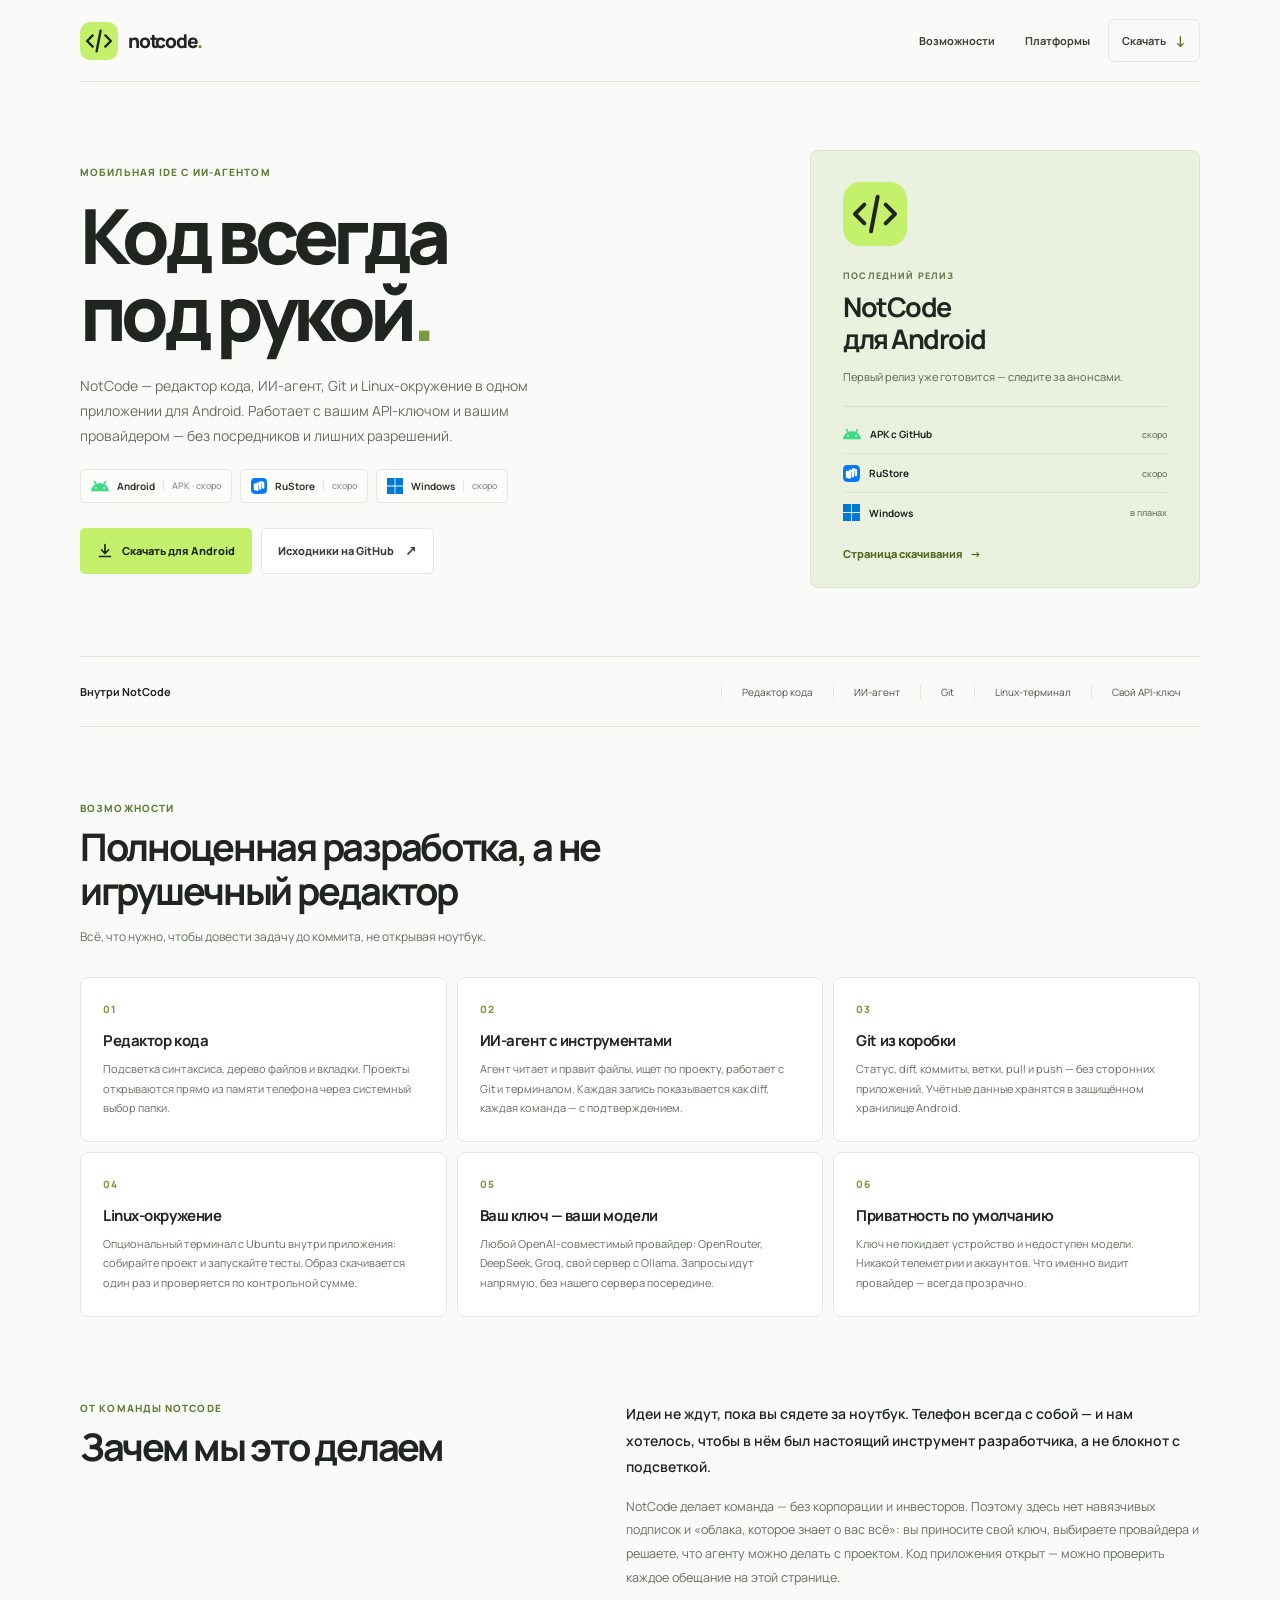
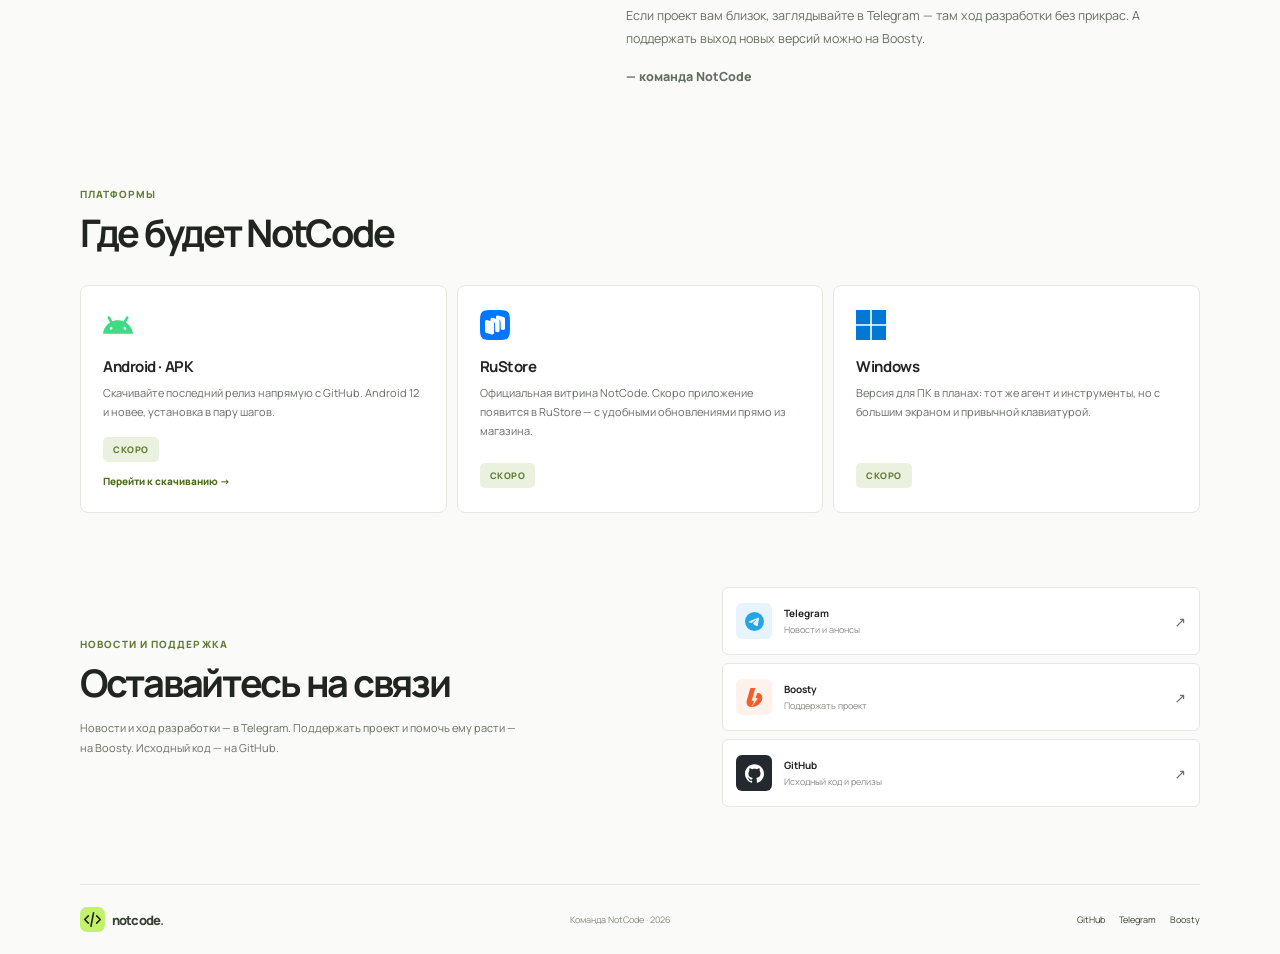
<file: index.html>
<!doctype html>
<html lang="ru">
  <head>
    <meta charset="UTF-8" />
    <meta name="viewport" content="width=device-width, initial-scale=1" />
    <meta name="theme-color" content="#fafbf8" />
    <meta
      name="description"
      content="NotCode — мобильная IDE для Android с ИИ-агентом, Git и Linux-окружением. Скачайте последний релиз с GitHub. Скоро в RuStore и на Windows."
    />
    <meta property="og:title" content="NotCode — код всегда под рукой" />
    <meta
      property="og:description"
      content="Мобильная IDE с редактором кода, ИИ-агентом, Git и Linux-терминалом. Ваш API-ключ, никаких посредников."
    />
    <meta property="og:type" content="website" />
    <meta property="og:locale" content="ru_RU" />
    <title>NotCode — мобильная IDE с ИИ-агентом для Android</title>
    <link rel="icon" href="assets/notcode-app-icon.svg" type="image/svg+xml" />
    <link rel="stylesheet" href="styles.css" />
    <script src="script.js" defer></script>
  </head>
  <body>
    <header class="site-header wrap">
      <a class="brand" href="index.html" aria-label="NotCode — на главную">
        <img src="assets/notcode-app-icon.svg" alt="" width="42" height="42" />
        <span>notcode<span class="brand-dot">.</span></span>
      </a>
      <nav class="header-nav" aria-label="Навигация">
        <a class="nav-link" href="#features">Возможности</a>
        <a class="nav-link" href="#platforms">Платформы</a>
        <a class="header-link" href="download.html">
          Скачать
          <span class="arrow" aria-hidden="true">↓</span>
        </a>
      </nav>
    </header>

    <main id="top">
      <section class="hero wrap" aria-labelledby="hero-title">
        <div class="hero-copy">
          <p class="eyebrow">МОБИЛЬНАЯ IDE С ИИ-АГЕНТОМ</p>
          <h1 id="hero-title">Код всегда<br />под рукой<span>.</span></h1>
          <p class="hero-description">
            NotCode — редактор кода, ИИ-агент, Git и Linux-окружение в одном
            приложении для Android. Работает с вашим API-ключом и вашим
            провайдером — без посредников и лишних разрешений.
          </p>

          <div class="platforms" aria-label="Платформы">
            <span class="platform"><img class="platform-logo" src="assets/android.svg" alt="" width="18" height="18" /> Android <small id="chip-android">APK · скоро</small></span>
            <span class="platform"><img class="platform-logo" src="assets/rustore.svg" alt="" width="16" height="16" /> RuStore <small>скоро</small></span>
            <span class="platform"><img class="platform-logo" src="assets/windows.svg" alt="" width="16" height="16" /> Windows <small>скоро</small></span>
          </div>

          <div class="hero-actions">
            <a class="button button-primary" href="download.html">
              <svg width="16" height="16" viewBox="0 0 16 16" fill="none" aria-hidden="true"><path d="M8 1.5v9m0 0 3.5-3.5M8 10.5 4.5 7M2.5 13.5h11" stroke="currentColor" stroke-width="1.7" stroke-linecap="round" stroke-linejoin="round"/></svg>
              Скачать для Android
            </a>
            <a class="button button-secondary" href="https://github.com/notcodeapp/app" target="_blank" rel="noopener noreferrer">
              Исходники на GitHub
              <span class="button-arrow" aria-hidden="true">↗</span>
            </a>
          </div>
        </div>

        <div class="project-card" aria-label="Последний релиз NotCode">
          <img class="project-icon" src="assets/notcode-app-icon.svg" alt="Иконка NotCode" width="64" height="64" />
          <p class="project-kicker">ПОСЛЕДНИЙ РЕЛИЗ</p>
          <h2>NotCode<br /> для Android</h2>
          <p class="project-description" id="release-version">Первый релиз уже готовится — следите за анонсами.</p>
          <div class="project-rule"></div>
          <div class="project-platform"><img src="assets/android.svg" alt="" width="18" height="18" /><span>APK с GitHub</span><span class="project-status" id="status-apk">скоро</span></div>
          <div class="project-platform"><img src="assets/rustore.svg" alt="" width="17" height="17" /><span>RuStore</span><span class="project-status">скоро</span></div>
          <div class="project-platform"><img src="assets/windows.svg" alt="" width="17" height="17" /><span>Windows</span><span class="project-status">в планах</span></div>
          <a class="project-download" href="download.html">Страница скачивания <span aria-hidden="true">→</span></a>
        </div>
      </section>

      <section class="feature-strip wrap" aria-label="Возможности NotCode">
        <p><b>Внутри NotCode</b><span>Редактор кода</span><span>ИИ-агент</span><span>Git</span><span>Linux-терминал</span><span>Свой API-ключ</span></p>
      </section>

      <section id="features" class="wrap" aria-labelledby="features-title">
        <div class="section-head">
          <span class="section-label">ВОЗМОЖНОСТИ</span>
          <h2 id="features-title">Полноценная разработка, а не игрушечный редактор</h2>
          <p>Всё, что нужно, чтобы довести задачу до коммита, не открывая ноутбук.</p>
        </div>
        <div class="features-grid">
          <article class="feature-card">
            <span class="feature-num">01</span>
            <h3>Редактор кода</h3>
            <p>Подсветка синтаксиса, дерево файлов и вкладки. Проекты открываются прямо из памяти телефона через системный выбор папки.</p>
          </article>
          <article class="feature-card">
            <span class="feature-num">02</span>
            <h3>ИИ-агент с инструментами</h3>
            <p>Агент читает и правит файлы, ищет по проекту, работает с Git и терминалом. Каждая запись показывается как diff, каждая команда — с подтверждением.</p>
          </article>
          <article class="feature-card">
            <span class="feature-num">03</span>
            <h3>Git из коробки</h3>
            <p>Статус, diff, коммиты, ветки, pull и push — без сторонних приложений. Учётные данные хранятся в защищённом хранилище Android.</p>
          </article>
          <article class="feature-card">
            <span class="feature-num">04</span>
            <h3>Linux-окружение</h3>
            <p>Опциональный терминал с Ubuntu внутри приложения: собирайте проект и запускайте тесты. Образ скачивается один раз и проверяется по контрольной сумме.</p>
          </article>
          <article class="feature-card">
            <span class="feature-num">05</span>
            <h3>Ваш ключ — ваши модели</h3>
            <p>Любой OpenAI-совместимый провайдер: OpenRouter, DeepSeek, Groq, свой сервер с Ollama. Запросы идут напрямую, без нашего сервера посередине.</p>
          </article>
          <article class="feature-card">
            <span class="feature-num">06</span>
            <h3>Приватность по умолчанию</h3>
            <p>Ключ не покидает устройство и недоступен модели. Никакой телеметрии и аккаунтов. Что именно видит провайдер — всегда прозрачно.</p>
          </article>
        </div>
      </section>

      <section class="note wrap" aria-labelledby="note-title">
        <div>
          <span class="section-label">ОТ КОМАНДЫ NOTCODE</span>
          <h2 id="note-title">Зачем мы это делаем</h2>
        </div>
        <div class="note-copy">
          <p>Идеи не ждут, пока вы сядете за ноутбук. Телефон всегда с собой — и нам хотелось, чтобы в нём был настоящий инструмент разработчика, а не блокнот с подсветкой.</p>
          <p>NotCode делает команда — без корпорации и инвесторов. Поэтому здесь нет навязчивых подписок и «облака, которое знает о вас всё»: вы приносите свой ключ, выбираете провайдера и решаете, что агенту можно делать с проектом. Код приложения открыт — можно проверить каждое обещание на этой странице.</p>
          <p>Если проект вам близок, заглядывайте в Telegram — там ход разработки без прикрас. А поддержать выход новых версий можно на Boosty.</p>
          <p class="note-sign">— команда NotCode</p>
        </div>
      </section>

      <section id="platforms" class="wrap" aria-labelledby="platforms-title">
        <div class="section-head">
          <span class="section-label">ПЛАТФОРМЫ</span>
          <h2 id="platforms-title">Где будет NotCode</h2>
        </div>
        <div class="platform-grid">
          <article class="platform-card">
            <img src="assets/android.svg" alt="" width="30" height="30" />
            <h3>Android · APK</h3>
            <p>Скачивайте последний релиз напрямую с GitHub. Android 12 и новее, установка в пару шагов.</p>
            <span class="badge badge-soon" id="badge-android">СКОРО</span>
            <a class="card-link" href="download.html">Перейти к скачиванию →</a>
          </article>
          <article class="platform-card">
            <img src="assets/rustore.svg" alt="" width="30" height="30" />
            <h3>RuStore</h3>
            <p>Официальная витрина NotCode. Скоро приложение появится в RuStore — с удобными обновлениями прямо из магазина.</p>
            <span class="badge badge-soon">СКОРО</span>
          </article>
          <article class="platform-card">
            <img src="assets/windows.svg" alt="" width="30" height="30" />
            <h3>Windows</h3>
            <p>Версия для ПК в планах: тот же агент и инструменты, но с большим экраном и привычной клавиатурой.</p>
            <span class="badge badge-soon">СКОРО</span>
          </article>
        </div>
      </section>

      <section class="support wrap">
        <div class="support-copy">
          <span class="support-label">НОВОСТИ И ПОДДЕРЖКА</span>
          <h2>Оставайтесь на связи</h2>
          <p>Новости и ход разработки — в Telegram. Поддержать проект и помочь ему расти — на Boosty. Исходный код — на GitHub.</p>
        </div>
        <div class="support-links">
          <a href="https://t.me/NotCodeAI" target="_blank" rel="noopener noreferrer" class="social-link">
            <span class="social-icon telegram-bg"><img src="assets/telegram.svg" alt="" /></span>
            <span><b>Telegram</b><small>Новости и анонсы</small></span>
            <span class="social-arrow" aria-hidden="true">↗</span>
          </a>
          <a href="https://boosty.to/notcode" target="_blank" rel="noopener noreferrer" class="social-link">
            <span class="social-icon boosty-bg"><img src="assets/boosty.svg" alt="" /></span>
            <span><b>Boosty</b><small>Поддержать проект</small></span>
            <span class="social-arrow" aria-hidden="true">↗</span>
          </a>
          <a href="https://github.com/notcodeapp/app" target="_blank" rel="noopener noreferrer" class="social-link">
            <span class="social-icon github-bg"><img src="assets/github.svg" alt="" width="19" height="19" /></span>
            <span><b>GitHub</b><small>Исходный код и релизы</small></span>
            <span class="social-arrow" aria-hidden="true">↗</span>
          </a>
        </div>
      </section>
    </main>

    <footer class="site-footer wrap">
      <a class="footer-brand" href="index.html"><img src="assets/notcode-app-icon.svg" alt="" /><span>notcode<span class="brand-dot">.</span></span></a>
      <p>Команда NotCode · <span id="year">2026</span></p>
      <div class="footer-links">
        <a href="https://github.com/notcodeapp/app" target="_blank" rel="noopener noreferrer">GitHub</a>
        <a href="https://t.me/NotCodeAI" target="_blank" rel="noopener noreferrer">Telegram</a>
        <a href="https://boosty.to/notcode" target="_blank" rel="noopener noreferrer">Boosty</a>
      </div>
    </footer>
  </body>
</html>
</file>
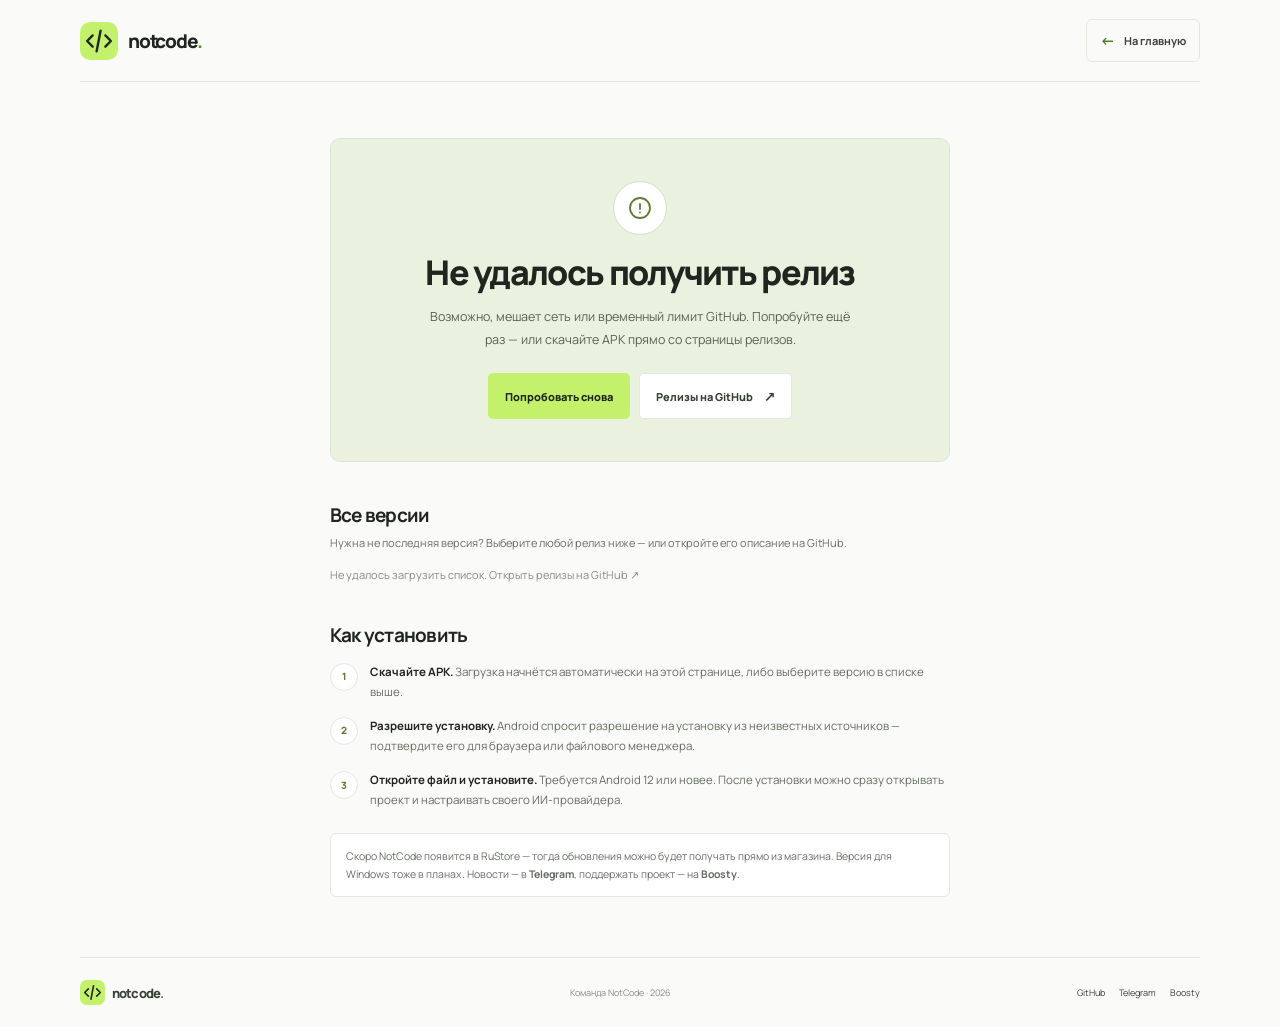
<file: download.html>
<!doctype html>
<html lang="ru">
  <head>
    <meta charset="UTF-8" />
    <meta name="viewport" content="width=device-width, initial-scale=1" />
    <meta name="theme-color" content="#fafbf8" />
    <meta
      name="description"
      content="Скачать NotCode для Android — последний релиз APK с GitHub. Выбор версии, инструкция по установке."
    />
    <meta name="robots" content="noindex" />
    <title>Скачать NotCode для Android</title>
    <link rel="icon" href="assets/notcode-app-icon.svg" type="image/svg+xml" />
    <link rel="stylesheet" href="styles.css" />
    <script src="download.js" defer></script>
  </head>
  <body>
    <header class="site-header wrap">
      <a class="brand" href="index.html" aria-label="NotCode — на главную">
        <img src="assets/notcode-app-icon.svg" alt="" width="42" height="42" />
        <span>notcode<span class="brand-dot">.</span></span>
      </a>
      <a class="header-link" href="index.html">
        <span class="arrow" aria-hidden="true">←</span>
        На главную
      </a>
    </header>

    <main class="download-main wrap">
      <div class="download-card">
        <div id="state-loading">
          <div class="spinner" aria-hidden="true"></div>
          <h1>Получаю последний релиз…</h1>
          <p class="lead">Секунду — спрашиваю у GitHub актуальную версию NotCode.</p>
        </div>

        <div id="state-ready" hidden>
          <span class="state-icon state-icon-ok" aria-hidden="true">
            <svg width="26" height="26" viewBox="0 0 24 24" fill="none"><path d="m4.5 12.5 5 5 10-11" stroke="currentColor" stroke-width="2.4" stroke-linecap="round" stroke-linejoin="round"/></svg>
          </span>
          <h1>Спасибо, что скачиваете NotCode!</h1>
          <p class="lead">Загрузка APK должна была начаться автоматически. Приятного кодинга — и добро пожаловать в Telegram, если появятся вопросы.</p>
          <div class="file-info">
            <span>Версия: <b id="ready-version">—</b></span>
            <span>Файл: <b id="ready-file">—</b></span>
            <span>Размер: <b id="ready-size">—</b></span>
          </div>
          <div class="download-actions">
            <button class="button button-primary" id="retry-download" type="button">
              <svg width="16" height="16" viewBox="0 0 16 16" fill="none" aria-hidden="true"><path d="M8 1.5v9m0 0 3.5-3.5M8 10.5 4.5 7M2.5 13.5h11" stroke="currentColor" stroke-width="1.7" stroke-linecap="round" stroke-linejoin="round"/></svg>
              Попробовать снова
            </button>
            <a class="button button-secondary" id="ready-release-link" href="https://github.com/notcodeapp/app/releases" target="_blank" rel="noopener noreferrer">
              Релиз на GitHub
              <span class="button-arrow" aria-hidden="true">↗</span>
            </a>
          </div>
          <p class="retry-hint">Не началась загрузка? <button id="retry-inline" type="button">Нажмите «Попробовать снова»</button> или откройте страницу релиза.</p>
        </div>

        <div id="state-empty" hidden>
          <span class="state-icon state-icon-wait" aria-hidden="true">
            <svg width="24" height="24" viewBox="0 0 24 24" fill="none"><path d="M12 6v6l4 2M12 22a10 10 0 1 1 0-20 10 10 0 0 1 0 20Z" stroke="currentColor" stroke-width="1.8" stroke-linecap="round" stroke-linejoin="round"/></svg>
          </span>
          <h1>Первый релиз уже готовится</h1>
          <p class="lead">Сборки APK появятся здесь и на GitHub, как только будут готовы. Следите за анонсами в Telegram — там мы рассказываем о ходе разработки.</p>
          <div class="download-actions">
            <a class="button button-telegram" href="https://t.me/NotCodeAI" target="_blank" rel="noopener noreferrer">
              <img src="assets/telegram.svg" alt="" width="22" height="22" />
              Следить в Telegram
            </a>
            <a class="button button-secondary" href="https://github.com/notcodeapp/app/releases" target="_blank" rel="noopener noreferrer">
              Релизы на GitHub
              <span class="button-arrow" aria-hidden="true">↗</span>
            </a>
          </div>
        </div>

        <div id="state-error" hidden>
          <span class="state-icon state-icon-wait" aria-hidden="true">
            <svg width="24" height="24" viewBox="0 0 24 24" fill="none"><path d="M12 8v5m0 3.5v.01M12 22a10 10 0 1 1 0-20 10 10 0 0 1 0 20Z" stroke="currentColor" stroke-width="1.8" stroke-linecap="round" stroke-linejoin="round"/></svg>
          </span>
          <h1>Не удалось получить релиз</h1>
          <p class="lead">Возможно, мешает сеть или временный лимит GitHub. Попробуйте ещё раз — или скачайте APK прямо со страницы релизов.</p>
          <div class="download-actions">
            <button class="button button-primary" id="retry-fetch" type="button">Попробовать снова</button>
            <a class="button button-secondary" href="https://github.com/notcodeapp/app/releases" target="_blank" rel="noopener noreferrer">
              Релизы на GitHub
              <span class="button-arrow" aria-hidden="true">↗</span>
            </a>
          </div>
        </div>
      </div>

      <section class="versions" aria-labelledby="versions-title">
        <h2 id="versions-title">Все версии</h2>
        <p>Нужна не последняя версия? Выберите любой релиз ниже — или откройте его описание на GitHub.</p>
        <div id="releases-list">
          <p class="versions-status" id="versions-status">Загружаю список релизов…</p>
        </div>
      </section>

      <section class="install" aria-labelledby="install-title">
        <h2 id="install-title">Как установить</h2>
        <ol class="install-steps">
          <li><b>Скачайте APK.</b> Загрузка начнётся автоматически на этой странице, либо выберите версию в списке выше.</li>
          <li><b>Разрешите установку.</b> Android спросит разрешение на установку из неизвестных источников — подтвердите его для браузера или файлового менеджера.</li>
          <li><b>Откройте файл и установите.</b> Требуется Android 12 или новее. После установки можно сразу открывать проект и настраивать своего ИИ-провайдера.</li>
        </ol>
        <p class="install-note">Скоро NotCode появится в RuStore — тогда обновления можно будет получать прямо из магазина. Версия для Windows тоже в планах. Новости — в <a href="https://t.me/NotCodeAI" target="_blank" rel="noopener noreferrer"><b>Telegram</b></a>, поддержать проект — на <a href="https://boosty.to/notcode" target="_blank" rel="noopener noreferrer"><b>Boosty</b></a>.</p>
      </section>
    </main>

    <footer class="site-footer wrap">
      <a class="footer-brand" href="index.html"><img src="assets/notcode-app-icon.svg" alt="" /><span>notcode<span class="brand-dot">.</span></span></a>
      <p>Команда NotCode · <span id="year">2026</span></p>
      <div class="footer-links">
        <a href="https://github.com/notcodeapp/app" target="_blank" rel="noopener noreferrer">GitHub</a>
        <a href="https://t.me/NotCodeAI" target="_blank" rel="noopener noreferrer">Telegram</a>
        <a href="https://boosty.to/notcode" target="_blank" rel="noopener noreferrer">Boosty</a>
      </div>
    </footer>
  </body>
</html>
</file>
<file: styles.css>
@font-face {
  font-family: "Manrope";
  src: url("assets/manrope-variable.ttf") format("truetype");
  font-style: normal;
  font-weight: 200 800;
  font-display: swap;
}

:root {
  color-scheme: light;
  --paper: #fafbf8;
  --white: #fff;
  --ink: #20251f;
  --muted: #656e62;
  --soft-muted: #858d82;
  --line: #e4e8df;
  --green: #c4f16b;
  --green-pale: #eaf1df;
}

* { box-sizing: border-box; }
html { scroll-behavior: smooth; }
body {
  margin: 0;
  min-width: 320px;
  color: var(--ink);
  background: var(--paper);
  font-family: "Manrope", Inter, system-ui, sans-serif;
  -webkit-font-smoothing: antialiased;
}
a { color: inherit; text-decoration: none; }
img { max-width: 100%; }
.wrap { width: min(1120px, calc(100% - 64px)); margin-inline: auto; }
[hidden] { display: none !important; }

.site-header {
  height: 82px;
  display: flex;
  align-items: center;
  justify-content: space-between;
  gap: 16px;
  border-bottom: 1px solid var(--line);
}
.brand, .footer-brand {
  display: inline-flex;
  align-items: center;
  gap: 10px;
  font-size: 19px;
  font-weight: 800;
  letter-spacing: -.065em;
}
.brand img { width: 38px; height: 38px; }
.brand-dot { color: #64852b; }
.header-nav { display: flex; align-items: center; gap: 6px; }
.nav-link {
  padding: 10px 12px;
  border-radius: 6px;
  color: #394136;
  font-size: 11px;
  font-weight: 700;
  transition: background-color .18s;
}
.nav-link:hover { background: var(--green-pale); }
.header-link {
  display: inline-flex;
  align-items: center;
  gap: 9px;
  padding: 10px 13px;
  border: 1px solid var(--line);
  border-radius: 6px;
  color: #394136;
  font-size: 11px;
  font-weight: 700;
  transition: border-color .18s, background-color .18s;
}
.header-link:hover { border-color: #b7ca9a; background: var(--white); }
.live-dot { width: 7px; height: 7px; border-radius: 50%; background: #7eaa35; }
.arrow { color: #547522; font-size: 15px; }

.hero {
  min-height: 532px;
  display: grid;
  grid-template-columns: 1fr .8fr;
  align-items: center;
  gap: clamp(42px, 8vw, 112px);
  padding-top: 68px;
  padding-bottom: 68px;
}
.eyebrow, .support-label, .section-label {
  margin: 0 0 18px;
  color: #607c35;
  font-size: 10px;
  font-weight: 800;
  letter-spacing: .11em;
}
h1 {
  margin: 0;
  font-size: clamp(51px, 6.2vw, 76px);
  line-height: 1.02;
  letter-spacing: -.075em;
  font-weight: 800;
}
h1 span { color: #789b3b; }
.hero-description {
  max-width: 490px;
  margin: 21px 0 20px;
  color: var(--muted);
  font-size: 14px;
  line-height: 1.8;
}
.platforms { display: flex; flex-wrap: wrap; gap: 8px; margin-bottom: 25px; }
.platform {
  min-height: 34px;
  display: inline-flex;
  align-items: center;
  gap: 8px;
  padding: 0 10px;
  border: 1px solid var(--line);
  border-radius: 5px;
  background: rgba(255,255,255,.55);
  color: #30382c;
  font-size: 10px;
  font-weight: 700;
}
.platform small {
  padding-left: 8px;
  border-left: 1px solid var(--line);
  color: var(--soft-muted);
  font-size: 9px;
  font-weight: 500;
}
.platform-logo { display: block; object-fit: contain; }
.hero-actions { display: flex; flex-wrap: wrap; gap: 9px; }
.button {
  min-height: 46px;
  display: inline-flex;
  align-items: center;
  justify-content: center;
  gap: 9px;
  padding: 0 16px;
  border: 1px solid transparent;
  border-radius: 5px;
  font-size: 11px;
  font-weight: 800;
  cursor: pointer;
  font-family: inherit;
  transition: background-color .18s, border-color .18s;
}
.button img, .button svg { display: block; object-fit: contain; }
.button-primary { background: var(--green); color: #20251f; }
.button-primary:hover { background: #b7e55c; }
.button-secondary { border-color: var(--line); background: var(--white); color: #394136; }
.button-secondary:hover { border-color: #b7ca9a; }
.button-telegram { background: var(--green); color: #20251f; }
.button-telegram:hover { background: #b7e55c; }
.button-arrow { margin-left: 2px; font-size: 14px; }
.button-boosty { border-color: var(--line); background: var(--white); }
.button-boosty:hover { border-color: #e6a48c; }

.project-card {
  max-width: 390px;
  width: 100%;
  justify-self: end;
  padding: 31px 32px 24px;
  border: 1px solid #dce5d0;
  border-radius: 8px;
  background: var(--green-pale);
}
.project-icon { display: block; margin-bottom: 23px; }
.project-kicker { margin: 0 0 9px; color: #677451; font-size: 9px; font-weight: 800; letter-spacing: .13em; }
.project-card h2 { margin: 0; font-size: 27px; line-height: 1.2; letter-spacing: -.055em; }
.project-description { margin: 12px 0 20px; color: #596151; font-size: 11px; line-height: 1.7; }
.project-rule { height: 1px; margin-bottom: 8px; background: #d6dfca; }
.project-platform { min-height: 39px; display: flex; align-items: center; gap: 9px; border-bottom: 1px solid #dce5d0; font-size: 10px; font-weight: 700; }
.project-platform:last-of-type { border-bottom: 0; }
.project-platform > img { object-fit: contain; }
.project-status { margin-left: auto; color: #66715f; font-size: 9px; font-weight: 500; }
.project-status.status-ready { color: #4c6b1c; font-weight: 800; }
.project-download {
  display: inline-flex;
  align-items: center;
  gap: 7px;
  margin-top: 14px;
  color: #4c6b1c;
  font-size: 11px;
  font-weight: 800;
}
.project-download:hover { text-decoration: underline; }

.feature-strip { border-top: 1px solid var(--line); border-bottom: 1px solid var(--line); }
.feature-strip p {
  min-height: 69px;
  display: flex;
  align-items: center;
  gap: 0;
  margin: 0;
  color: #495144;
  font-size: 10px;
}
.feature-strip b { margin-right: auto; color: var(--ink); font-size: 11px; }
.feature-strip span { padding: 0 20px; border-left: 1px solid var(--line); }

.section-head { max-width: 640px; padding-top: 74px; }
.section-head h2 { margin: 0; font-size: clamp(29px, 3vw, 38px); line-height: 1.15; letter-spacing: -.06em; }
.section-head p { margin: 13px 0 0; color: var(--muted); font-size: 12px; line-height: 1.8; }
.section-label { display: block; margin-bottom: 10px; }

.features-grid {
  display: grid;
  grid-template-columns: repeat(3, 1fr);
  gap: 10px;
  padding-top: 30px;
  padding-bottom: 10px;
}
.feature-card {
  padding: 24px 22px;
  border: 1px solid var(--line);
  border-radius: 8px;
  background: var(--white);
  transition: border-color .18s;
}
.feature-card:hover { border-color: #bacb9f; }
.feature-num { display: block; margin-bottom: 14px; color: #789b3b; font-size: 10px; font-weight: 800; letter-spacing: .1em; }
.feature-card h3 { margin: 0 0 8px; font-size: 15px; letter-spacing: -.03em; }
.feature-card p { margin: 0; color: var(--muted); font-size: 11px; line-height: 1.75; }

.note {
  display: grid;
  grid-template-columns: .9fr 1.1fr;
  gap: clamp(30px, 6vw, 90px);
  padding-top: 74px;
  padding-bottom: 10px;
}
.note h2 { margin: 0; font-size: clamp(29px, 3vw, 38px); line-height: 1.15; letter-spacing: -.06em; }
.note-copy p { margin: 0 0 14px; color: var(--muted); font-size: 12.5px; line-height: 1.9; }
.note-copy p:first-child { color: var(--ink); font-size: 14px; font-weight: 600; }
.note-sign { margin-top: 18px; color: #607c35; font-size: 11px; font-weight: 800; }

.platform-grid {
  display: grid;
  grid-template-columns: repeat(3, 1fr);
  gap: 10px;
  padding-top: 30px;
}
.platform-card {
  display: flex;
  flex-direction: column;
  padding: 24px 22px;
  border: 1px solid var(--line);
  border-radius: 8px;
  background: var(--white);
}
.platform-card img { width: 30px; height: 30px; object-fit: contain; margin-bottom: 16px; }
.platform-card h3 { margin: 0 0 6px; font-size: 15px; letter-spacing: -.03em; }
.platform-card p { flex: 1; margin: 0 0 16px; color: var(--muted); font-size: 11px; line-height: 1.75; }
.badge {
  align-self: flex-start;
  padding: 6px 10px;
  border-radius: 5px;
  font-size: 9px;
  font-weight: 800;
  letter-spacing: .06em;
}
.badge-ready { background: var(--green); color: #2c3a10; }
.badge-soon { background: var(--green-pale); color: #607c35; }
.platform-card .card-link { margin-top: 12px; color: #4c6b1c; font-size: 10px; font-weight: 800; }
.platform-card .card-link:hover { text-decoration: underline; }

.support {
  display: grid;
  grid-template-columns: 1fr .82fr;
  align-items: center;
  gap: 60px;
  padding-top: 74px;
  padding-bottom: 77px;
}
.support-label { display: block; margin-bottom: 10px; }
.support h2 { margin: 0; font-size: clamp(29px, 3vw, 38px); line-height: 1.15; letter-spacing: -.06em; }
.support-copy > p { max-width: 440px; margin: 13px 0 0; color: var(--muted); font-size: 11px; line-height: 1.8; }
.support-links { display: grid; gap: 8px; }
.social-link {
  min-height: 68px;
  display: flex;
  align-items: center;
  gap: 12px;
  padding: 11px 13px;
  border: 1px solid var(--line);
  border-radius: 6px;
  background: var(--white);
  transition: border-color .18s;
}
.social-link:hover { border-color: #bacb9f; }
.social-icon { width: 36px; height: 36px; display: grid; flex: 0 0 36px; place-items: center; border-radius: 6px; }
.social-icon img { width: 19px; height: 19px; }
.telegram-bg { background: #e8f4fd; }
.boosty-bg { background: #fff1eb; }
.github-bg { background: #24292f; }
.social-link b, .social-link small { display: block; }
.social-link b { font-size: 10px; }
.social-link small { margin-top: 3px; color: var(--soft-muted); font-size: 9px; }
.social-arrow { margin-left: auto; color: #66715f; font-size: 14px; }

.site-footer {
  min-height: 70px;
  display: flex;
  align-items: center;
  justify-content: space-between;
  gap: 10px;
  border-top: 1px solid var(--line);
  color: var(--soft-muted);
}
.footer-brand { gap: 7px; color: #394136; font-size: 13px; }
.footer-brand img { width: 25px; height: 25px; }
.site-footer p { margin: 0; font-size: 9px; }
.footer-links { display: flex; gap: 14px; font-size: 9px; }
.footer-links a { color: #394136; }
.footer-links a:hover { color: #607c35; }

/* ---------- Страница скачивания ---------- */

.download-main { padding-top: 56px; padding-bottom: 60px; }
.download-card {
  max-width: 620px;
  margin-inline: auto;
  padding: 42px 40px;
  border: 1px solid #dce5d0;
  border-radius: 10px;
  background: var(--green-pale);
  text-align: center;
}
.download-icon { display: block; width: 64px; height: 64px; margin: 0 auto 20px; }
.state-icon {
  width: 54px;
  height: 54px;
  display: grid;
  place-items: center;
  margin: 0 auto 18px;
  border-radius: 50%;
}
.state-icon-ok { background: var(--green); color: #2c3a10; }
.state-icon-wait { background: var(--white); color: #607c35; border: 1px solid #d6dfca; }
.download-card h1 { font-size: clamp(26px, 4vw, 34px); letter-spacing: -.05em; line-height: 1.15; }
.download-card .lead { margin: 14px auto 0; max-width: 440px; color: #596151; font-size: 12.5px; line-height: 1.8; }
.file-info {
  display: flex;
  flex-wrap: wrap;
  justify-content: center;
  gap: 6px 18px;
  margin: 20px 0 0;
  padding: 12px 14px;
  border: 1px solid #d6dfca;
  border-radius: 6px;
  background: rgba(255,255,255,.6);
  color: #596151;
  font-size: 10.5px;
  font-weight: 600;
}
.file-info b { color: var(--ink); }
.download-actions { display: flex; flex-wrap: wrap; justify-content: center; gap: 9px; margin-top: 22px; }
.retry-hint { margin: 16px 0 0; color: #66715f; font-size: 10.5px; }
.retry-hint button {
  padding: 0;
  border: 0;
  background: none;
  color: #4c6b1c;
  font: inherit;
  font-weight: 800;
  text-decoration: underline;
  cursor: pointer;
}
.spinner {
  width: 34px;
  height: 34px;
  margin: 0 auto 18px;
  border: 3px solid #d6dfca;
  border-top-color: #789b3b;
  border-radius: 50%;
  animation: spin .9s linear infinite;
}
@keyframes spin { to { transform: rotate(360deg); } }

.versions { max-width: 620px; margin: 40px auto 0; }
.versions h2 { margin: 0 0 6px; font-size: 19px; letter-spacing: -.04em; }
.versions > p { margin: 0 0 14px; color: var(--muted); font-size: 11px; line-height: 1.7; }
.release-row {
  display: flex;
  align-items: center;
  gap: 12px;
  padding: 13px 15px;
  border: 1px solid var(--line);
  border-radius: 6px;
  background: var(--white);
}
.release-row + .release-row { margin-top: 7px; }
.release-tag { font-size: 12px; font-weight: 800; }
.release-latest {
  padding: 3px 7px;
  border-radius: 4px;
  background: var(--green);
  color: #2c3a10;
  font-size: 8px;
  font-weight: 800;
  letter-spacing: .05em;
}
.release-date { color: var(--soft-muted); font-size: 10px; }
.release-links { margin-left: auto; display: flex; align-items: center; gap: 12px; }
.release-apk {
  padding: 8px 12px;
  border-radius: 5px;
  background: var(--green);
  color: #2c3a10;
  font-size: 10px;
  font-weight: 800;
  white-space: nowrap;
}
.release-apk:hover { background: #b7e55c; }
.release-notes { color: #66715f; font-size: 10px; font-weight: 700; white-space: nowrap; }
.release-notes:hover { color: #4c6b1c; }
.versions-status { color: var(--soft-muted); font-size: 11px; }

.install { max-width: 620px; margin: 40px auto 0; }
.install h2 { margin: 0 0 14px; font-size: 19px; letter-spacing: -.04em; }
.install-steps { margin: 0; padding: 0; list-style: none; counter-reset: step; }
.install-steps li {
  counter-increment: step;
  position: relative;
  padding: 0 0 14px 40px;
  color: var(--muted);
  font-size: 11.5px;
  line-height: 1.75;
}
.install-steps li::before {
  content: counter(step);
  position: absolute;
  left: 0;
  top: 1px;
  width: 26px;
  height: 26px;
  display: grid;
  place-items: center;
  border: 1px solid var(--line);
  border-radius: 50%;
  background: var(--white);
  color: #607c35;
  font-size: 10px;
  font-weight: 800;
}
.install-steps b { color: var(--ink); }
.install-note {
  margin: 8px 0 0;
  padding: 13px 15px;
  border: 1px solid var(--line);
  border-radius: 6px;
  background: var(--white);
  color: var(--muted);
  font-size: 10.5px;
  line-height: 1.75;
}

@media (max-width: 900px) {
  .features-grid, .platform-grid { grid-template-columns: repeat(2, 1fr); }
}
@media (max-width: 820px) {
  .wrap { width: min(680px, calc(100% - 44px)); }
  .hero { min-height: 0; grid-template-columns: 1fr; gap: 34px; padding-top: 58px; padding-bottom: 52px; }
  .hero-copy { max-width: 580px; }
  .project-card { justify-self: start; max-width: none; padding: 25px; }
  .project-card h2 br { display: none; }
  .project-icon { width: 54px; height: 54px; margin-bottom: 18px; }
  .note { grid-template-columns: 1fr; gap: 22px; padding-top: 58px; }
  .support { gap: 30px; padding-top: 58px; padding-bottom: 60px; }
  .feature-strip p { justify-content: space-between; }
  .feature-strip span { padding: 0 11px; }
  .header-nav .nav-link { display: none; }
}
@media (max-width: 560px) {
  .wrap { width: calc(100% - 36px); }
  .site-header { height: 70px; }
  .brand { gap: 8px; font-size: 17px; }
  .brand img { width: 34px; height: 34px; }
  .header-link { gap: 7px; padding: 9px; font-size: 9px; }
  .hero { gap: 27px; padding-top: 46px; padding-bottom: 39px; }
  .eyebrow { margin-bottom: 15px; font-size: 8px; }
  h1 { font-size: clamp(49px, 13vw, 65px); }
  .hero-description { margin: 17px 0; font-size: 12px; }
  .platforms { margin-bottom: 19px; }
  .hero-actions { display: grid; grid-template-columns: 1fr; max-width: 360px; }
  .button { min-height: 45px; }
  .project-card { padding: 21px; }
  .project-card h2 { font-size: 23px; }
  .feature-strip p { min-height: 0; align-items: flex-start; flex-wrap: wrap; gap: 10px 0; padding: 15px 0; }
  .feature-strip b { width: 100%; }
  .feature-strip span { padding: 0 9px; font-size: 9px; }
  .feature-strip span:nth-of-type(1) { padding-left: 0; border-left: 0; }
  .features-grid, .platform-grid { grid-template-columns: 1fr; }
  .section-head { padding-top: 54px; }
  .support { grid-template-columns: 1fr; gap: 20px; padding-top: 48px; padding-bottom: 49px; }
  .support h2 { font-size: 30px; }
  .download-main { padding-top: 36px; }
  .download-card { padding: 30px 20px; }
  .download-actions { display: grid; grid-template-columns: 1fr; }
  .release-row { flex-wrap: wrap; }
  .release-links { margin-left: 0; width: 100%; justify-content: space-between; }
  .site-footer { min-height: 65px; flex-wrap: wrap; gap: 4px 10px; padding-block: 12px; }
  .site-footer p { order: 3; width: 100%; margin: 0; font-size: 8px; }
}
@media (prefers-reduced-motion: reduce) {
  *, *::before, *::after { scroll-behavior: auto !important; animation-duration: .01ms !important; }
  html { scroll-behavior: auto; }
}
</file>
